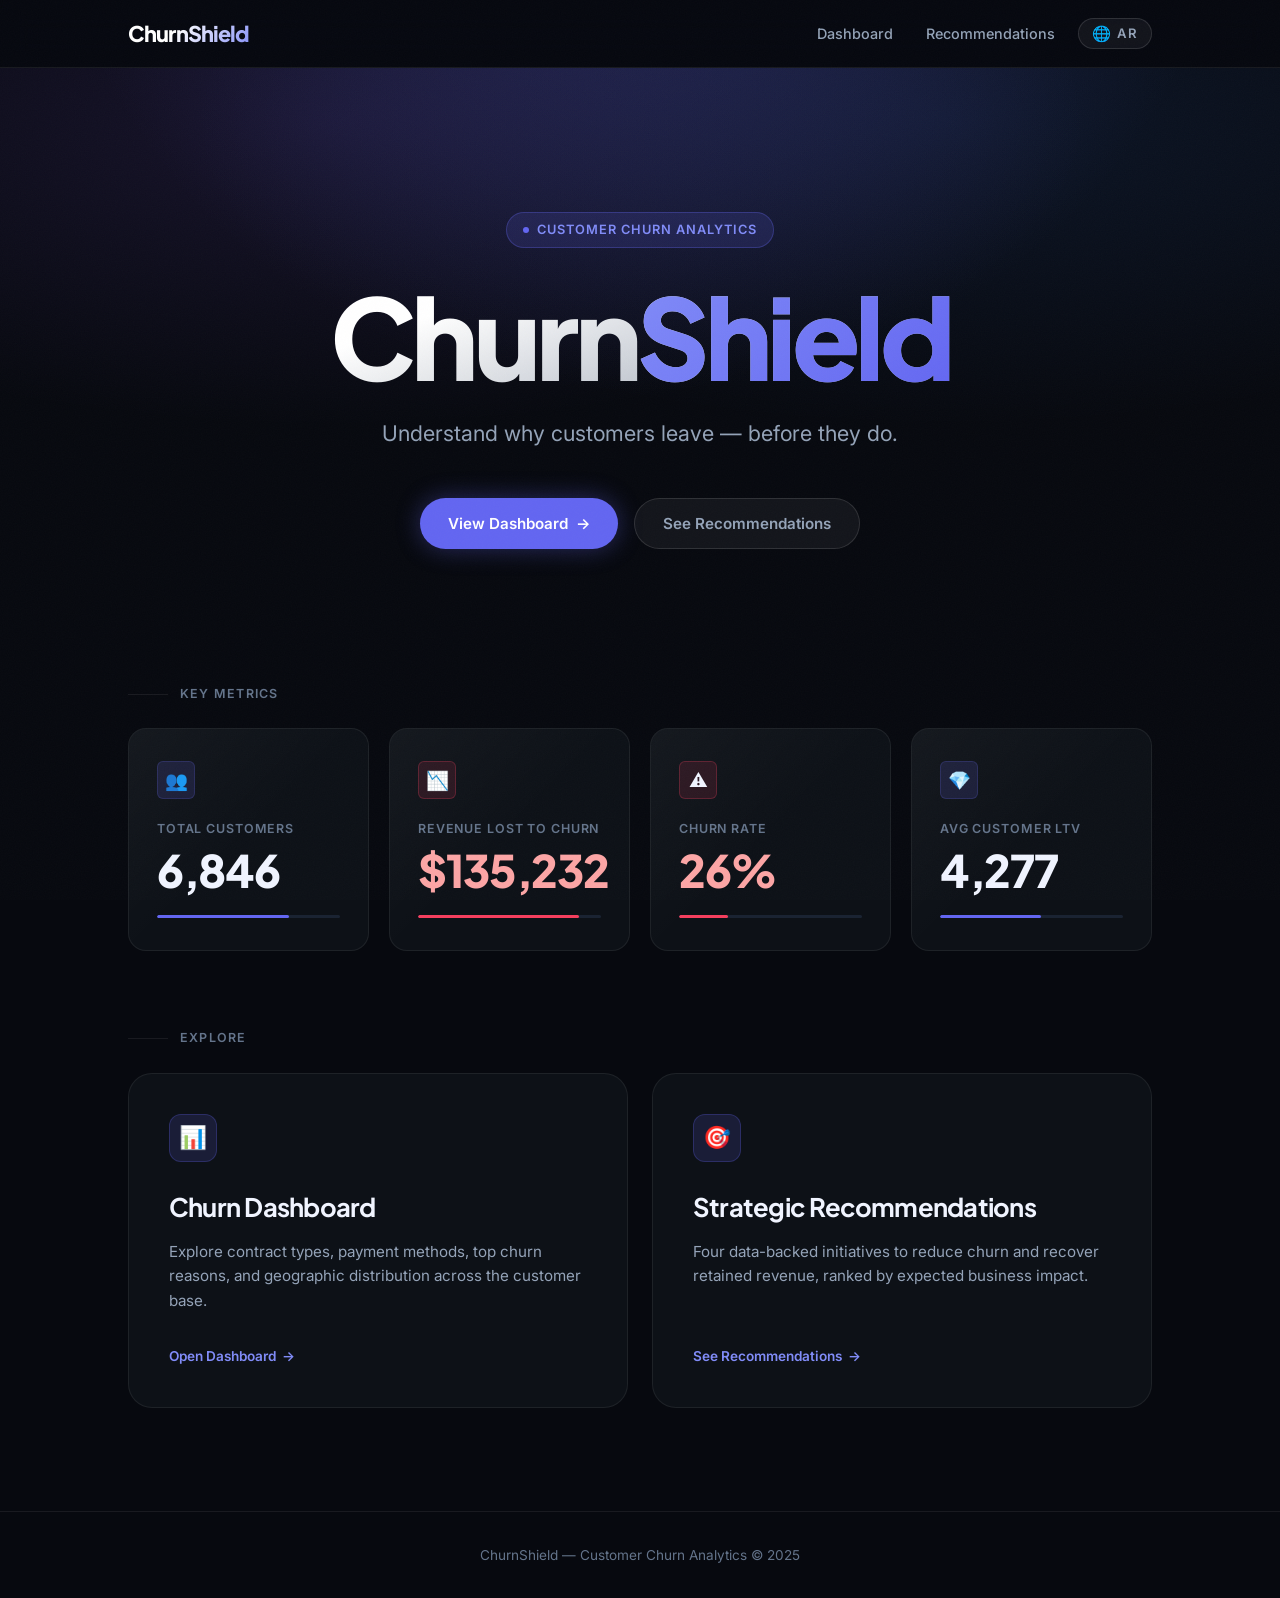
<file: index.html>
<!DOCTYPE html>
<html lang="en" dir="ltr">
<head>
  <meta charset="UTF-8">
  <meta name="viewport" content="width=device-width, initial-scale=1.0">
  <title>ChurnShield — Understand Why Customers Leave</title>
  <meta name="description" content="ChurnShield is a customer-churn analytics product that helps businesses understand and prevent customer loss before it happens.">
  <!-- Prevent flash of wrong direction -->
  <script>(function(){var l=localStorage.getItem('cs-lang')||'en';document.documentElement.dir=l==='ar'?'rtl':'ltr';document.documentElement.lang=l;})();</script>
  <link rel="preconnect" href="https://fonts.googleapis.com">
  <link rel="preconnect" href="https://fonts.gstatic.com" crossorigin>
  <link rel="stylesheet" href="style.css">
</head>
<body>

  <!-- ==================== NAVBAR ==================== -->
  <nav class="navbar" id="main-nav">
    <div class="container navbar__inner">
      <a href="index.html" class="logo">ChurnShield</a>

      <div class="navbar__right">
        <div class="nav-links" id="nav-links">
          <a href="dashboard.html" class="nav-link" data-i18n="nav.dashboard">Dashboard</a>
          <a href="recommendations.html" class="nav-link" data-i18n="nav.recommendations">Recommendations</a>
        </div>

        <button class="lang-btn" id="lang-toggle" aria-label="Switch language">
          <span class="lang-globe">🌐</span>
          <span id="lang-label">AR</span>
        </button>

        <button class="nav-hamburger" id="hamburger" aria-label="Toggle navigation">
          <span></span><span></span><span></span>
        </button>
      </div>
    </div>
  </nav>

  <main>

    <!-- ==================== HERO ==================== -->
    <section class="hero">
      <div class="hero__inner container">
        <div class="hero-eyebrow" data-i18n="hero.eyebrow">Customer Churn Analytics</div>

        <!-- Brand name stays in English/Latin at all times -->
        <h1>Churn<span>Shield</span></h1>

        <p class="hero__tagline" data-i18n="hero.tagline">
          Understand why customers leave&nbsp;— before they do.
        </p>

        <div class="hero-cta-row">
          <a href="dashboard.html" class="btn btn-primary">
            <span data-i18n="hero.cta.primary">View Dashboard</span>
            <span data-i18n="arrow.right">→</span>
          </a>
          <a href="recommendations.html" class="btn btn-ghost" data-i18n="hero.cta.secondary">
            See Recommendations
          </a>
        </div>
      </div>
    </section>

    <!-- ==================== KPIs ==================== -->
    <section class="kpi-section">
      <div class="container">
        <div class="section-label" data-i18n="section.metrics">Key Metrics</div>
        <div class="kpi-grid">

          <div class="kpi-card">
            <div class="kpi-icon">👥</div>
            <div class="kpi-label" data-i18n="kpi.customers">Total Customers</div>
            <div class="kpi-value kpi-animate" data-target="7043" data-final-text="7,043">0</div>
            <div class="kpi-bar"><div class="kpi-bar-fill" data-width="72"></div></div>
          </div>

          <div class="kpi-card danger">
            <div class="kpi-icon">📉</div>
            <div class="kpi-label" data-i18n="kpi.revenue">Revenue Lost to Churn</div>
            <div class="kpi-value kpi-animate" data-target="139130" data-currency="true" data-final-text="$139.13K">$0</div>
            <div class="kpi-bar"><div class="kpi-bar-fill" data-width="88"></div></div>
          </div>

          <div class="kpi-card danger">
            <div class="kpi-icon">⚠️</div>
            <div class="kpi-label" data-i18n="kpi.churnrate">Churn Rate</div>
            <div class="kpi-value kpi-animate" data-target="27" data-suffix="%" data-final-text="27%">0%</div>
            <div class="kpi-bar"><div class="kpi-bar-fill" data-width="27"></div></div>
          </div>

          <div class="kpi-card">
            <div class="kpi-icon">💎</div>
            <div class="kpi-label" data-i18n="kpi.cltv">Avg Customer LTV</div>
            <div class="kpi-value kpi-animate" data-target="4400" data-final-text="4,400">0</div>
            <div class="kpi-bar"><div class="kpi-bar-fill" data-width="55"></div></div>
          </div>

        </div>
      </div>
    </section>

    <!-- ==================== NAV CARDS ==================== -->
    <section class="nav-cards-section">
      <div class="container">
        <div class="section-label" data-i18n="section.explore">Explore</div>
        <div class="nav-card-grid">

          <a href="dashboard.html" class="nav-card">
            <div class="nav-card__icon">📊</div>
            <div class="nav-card__title" data-i18n="navcard.dashboard.title">Churn Dashboard</div>
            <div class="nav-card__desc" data-i18n="navcard.dashboard.desc">
              Explore contract types, payment methods, top churn reasons, and geographic distribution across the customer base.
            </div>
            <div class="nav-card__arrow">
              <span data-i18n="navcard.dashboard.arrow">Open Dashboard</span>
              <span data-i18n="arrow.right">→</span>
            </div>
          </a>

          <a href="recommendations.html" class="nav-card">
            <div class="nav-card__icon">🎯</div>
            <div class="nav-card__title" data-i18n="navcard.recs.title">Strategic Recommendations</div>
            <div class="nav-card__desc" data-i18n="navcard.recs.desc">
              Four data-backed initiatives to reduce churn and recover retained revenue, ranked by expected business impact.
            </div>
            <div class="nav-card__arrow">
              <span data-i18n="navcard.recs.arrow">See Recommendations</span>
              <span data-i18n="arrow.right">→</span>
            </div>
          </a>

        </div>
      </div>
    </section>

  </main>

  <footer class="site-footer">
    <div class="container">
      <p data-i18n="footer.text">ChurnShield &mdash; Customer Churn Analytics &copy; 2025</p>
    </div>
  </footer>

  <script src="translations.js"></script>
  <script src="i18n.js"></script>
  <script src="script.js"></script>
</body>
</html>
</file>
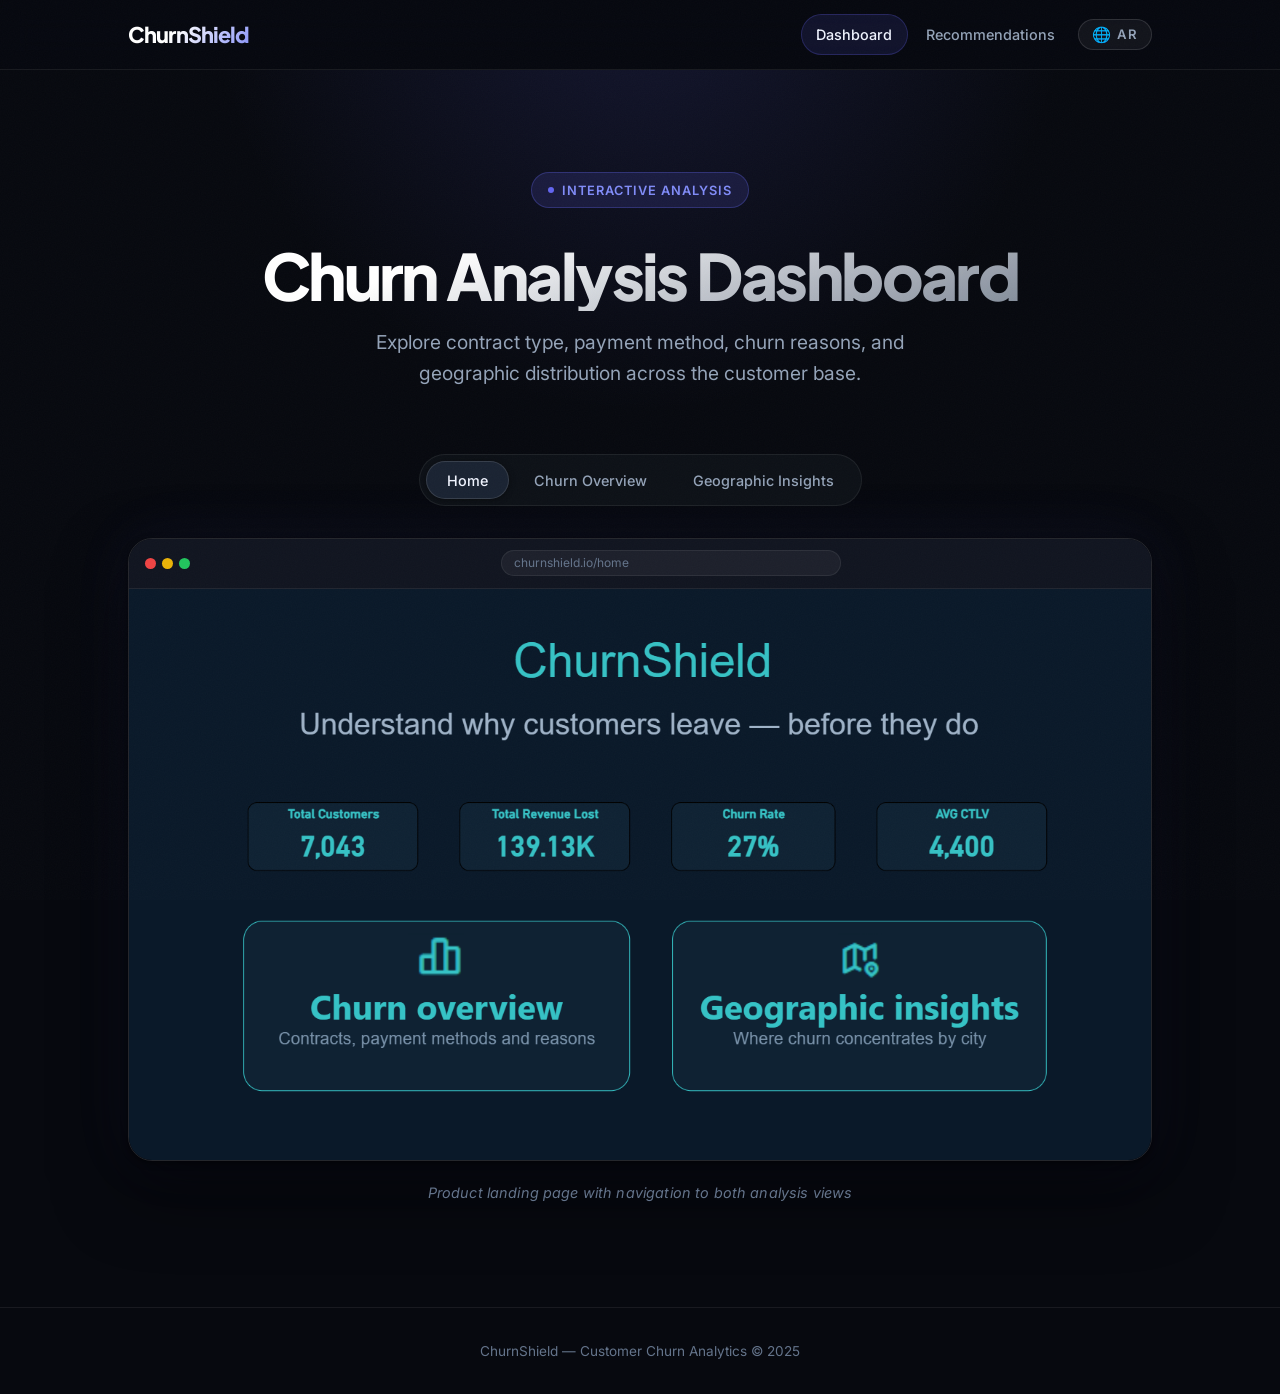
<file: dashboard.html>
<!DOCTYPE html>
<html lang="en" dir="ltr">
<head>
  <meta charset="UTF-8">
  <meta name="viewport" content="width=device-width, initial-scale=1.0">
  <title>Dashboard — ChurnShield</title>
  <meta name="description" content="Interactive churn analysis dashboard: contract type, payment method, churn reasons, and geographic distribution.">
  <!-- Prevent flash of wrong direction -->
  <script>(function(){var l=localStorage.getItem('cs-lang')||'en';document.documentElement.dir=l==='ar'?'rtl':'ltr';document.documentElement.lang=l;})();</script>
  <link rel="preconnect" href="https://fonts.googleapis.com">
  <link rel="preconnect" href="https://fonts.gstatic.com" crossorigin>
  <link rel="stylesheet" href="style.css">
</head>
<body>

  <!-- ==================== NAVBAR ==================== -->
  <nav class="navbar" id="main-nav">
    <div class="container navbar__inner">
      <a href="index.html" class="logo">ChurnShield</a>

      <div class="navbar__right">
        <div class="nav-links" id="nav-links">
          <a href="dashboard.html" class="nav-link" data-i18n="nav.dashboard">Dashboard</a>
          <a href="recommendations.html" class="nav-link" data-i18n="nav.recommendations">Recommendations</a>
        </div>

        <button class="lang-btn" id="lang-toggle" aria-label="Switch language">
          <span class="lang-globe">🌐</span>
          <span id="lang-label">AR</span>
        </button>

        <button class="nav-hamburger" id="hamburger" aria-label="Toggle navigation">
          <span></span><span></span><span></span>
        </button>
      </div>
    </div>
  </nav>

  <main>

    <!-- ==================== PAGE HERO ==================== -->
    <section class="page-hero">
      <div class="container page-hero__inner">
        <div class="hero-eyebrow" data-i18n="page.dash.eyebrow">Interactive Analysis</div>
        <h1 data-i18n="page.dash.title">Churn Analysis Dashboard</h1>
        <p class="page-hero__sub" data-i18n="page.dash.sub">
          Explore contract type, payment method, churn reasons, and geographic distribution across the customer base.
        </p>
      </div>
    </section>

    <!-- ==================== GALLERY ==================== -->
    <section class="gallery-section">
      <div class="container">

        <!-- Tab controls -->
        <div class="tab-row">
          <div class="tab-pill-group">
            <button
              id="tab-home"
              class="tab-btn active"
              data-image="home.png"
              data-caption="Product landing page with navigation to both analysis views"
              data-caption-key="caption.home"
              data-url="churnshield.io/home"
              data-i18n="tab.home">
              Home
            </button>
            <button
              id="tab-churn"
              class="tab-btn"
              data-image="churn_overview.png"
              data-caption="Contract type, payment method, and top churn reasons"
              data-caption-key="caption.churn"
              data-url="churnshield.io/churn-overview"
              data-i18n="tab.churn">
              Churn Overview
            </button>
            <button
              id="tab-geo"
              class="tab-btn"
              data-image="geographic_insights.png"
              data-caption="Churn concentration by city across California"
              data-caption-key="caption.geo"
              data-url="churnshield.io/geographic-insights"
              data-i18n="tab.geo">
              Geographic Insights
            </button>
          </div>
        </div>

        <!-- Browser device frame -->
        <div class="device-frame">
          <div class="device-frame__bar">
            <div class="device-dots">
              <span class="d-red"></span>
              <span class="d-yellow"></span>
              <span class="d-green"></span>
            </div>
            <div class="device-url-bar">
              <span id="url-display">churnshield.io/home</span>
            </div>
          </div>
          <div class="device-frame__screen">
            <div class="gallery-skeleton" id="gallery-skeleton"></div>
            <img
              id="dashboard-image"
              class="gallery-img"
              src="home.png"
              alt="Dashboard view">
          </div>
        </div>

        <p class="gallery-caption" id="dashboard-caption">
          Product landing page with navigation to both analysis views
        </p>

      </div>
    </section>

  </main>

  <footer class="site-footer">
    <div class="container">
      <p data-i18n="footer.text">ChurnShield &mdash; Customer Churn Analytics &copy; 2025</p>
    </div>
  </footer>

  <script src="translations.js"></script>
  <script src="i18n.js"></script>
  <script src="script.js"></script>
</body>
</html>
</file>
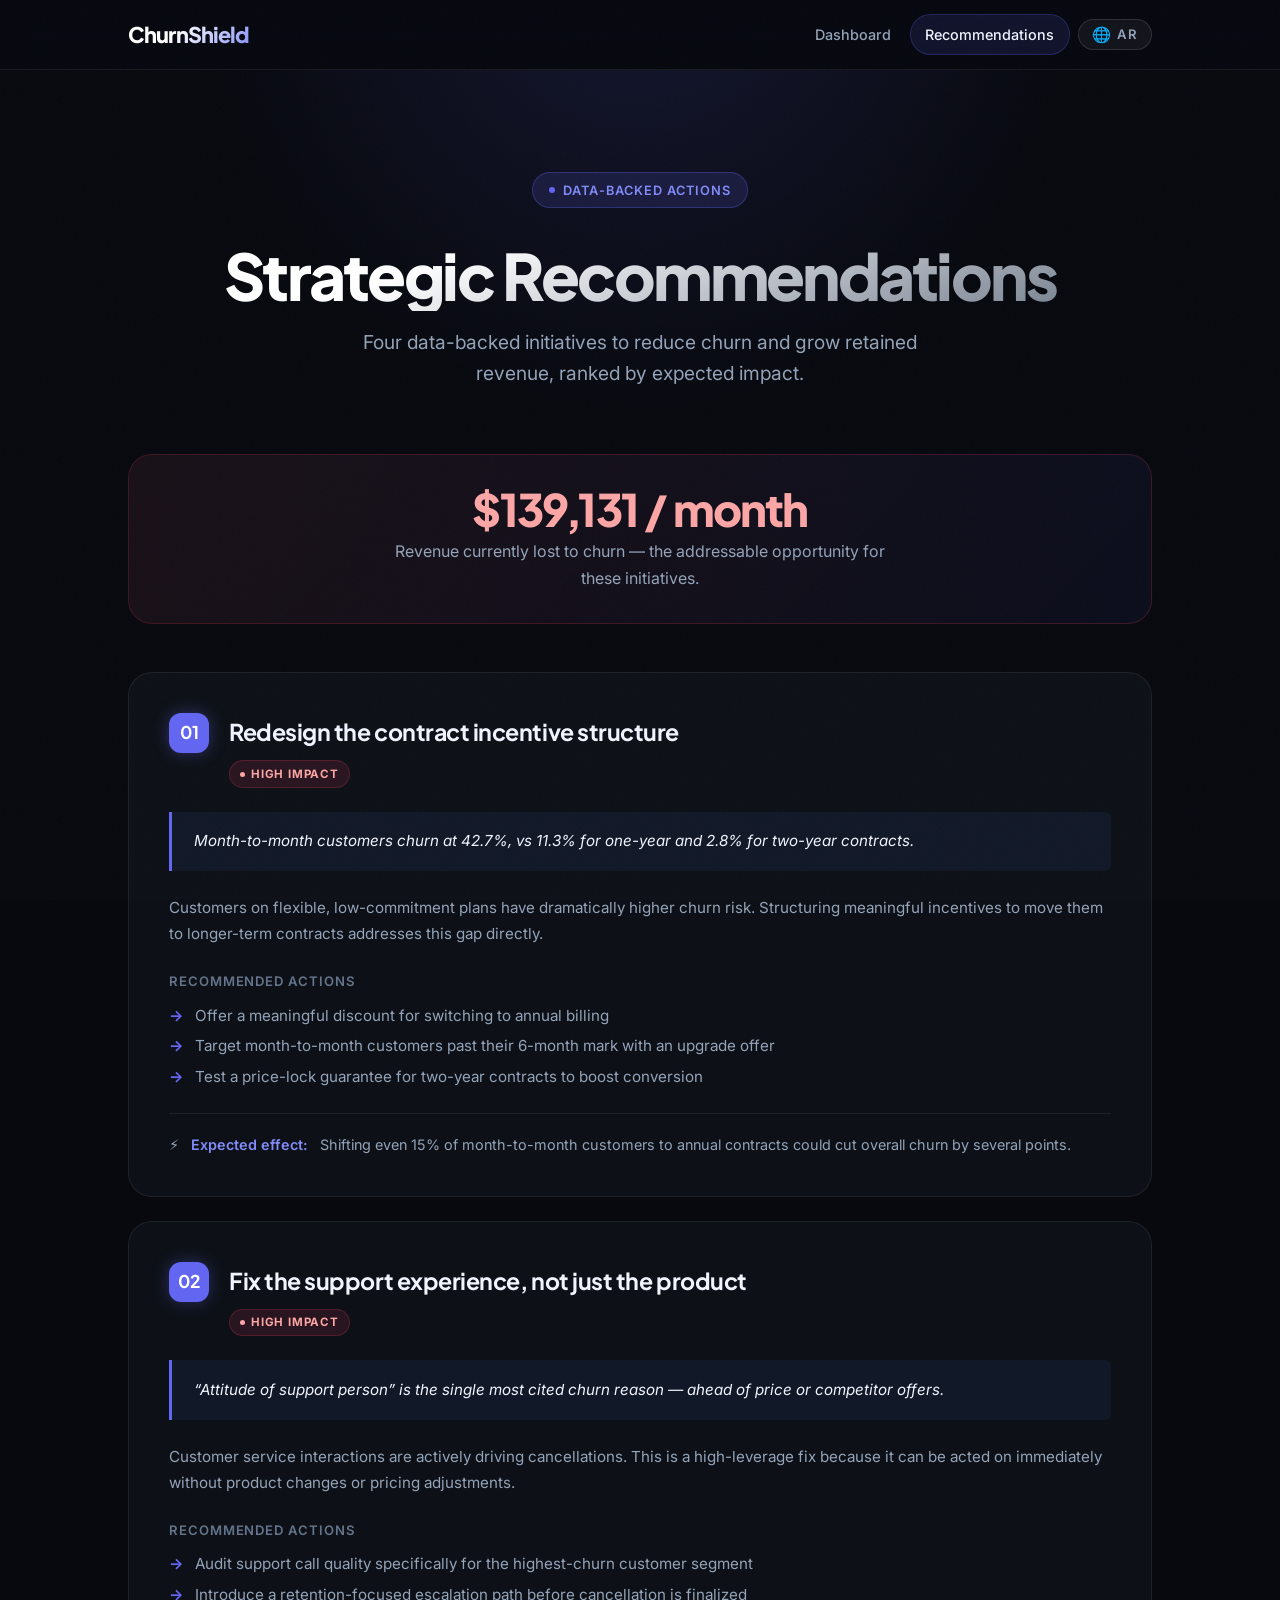
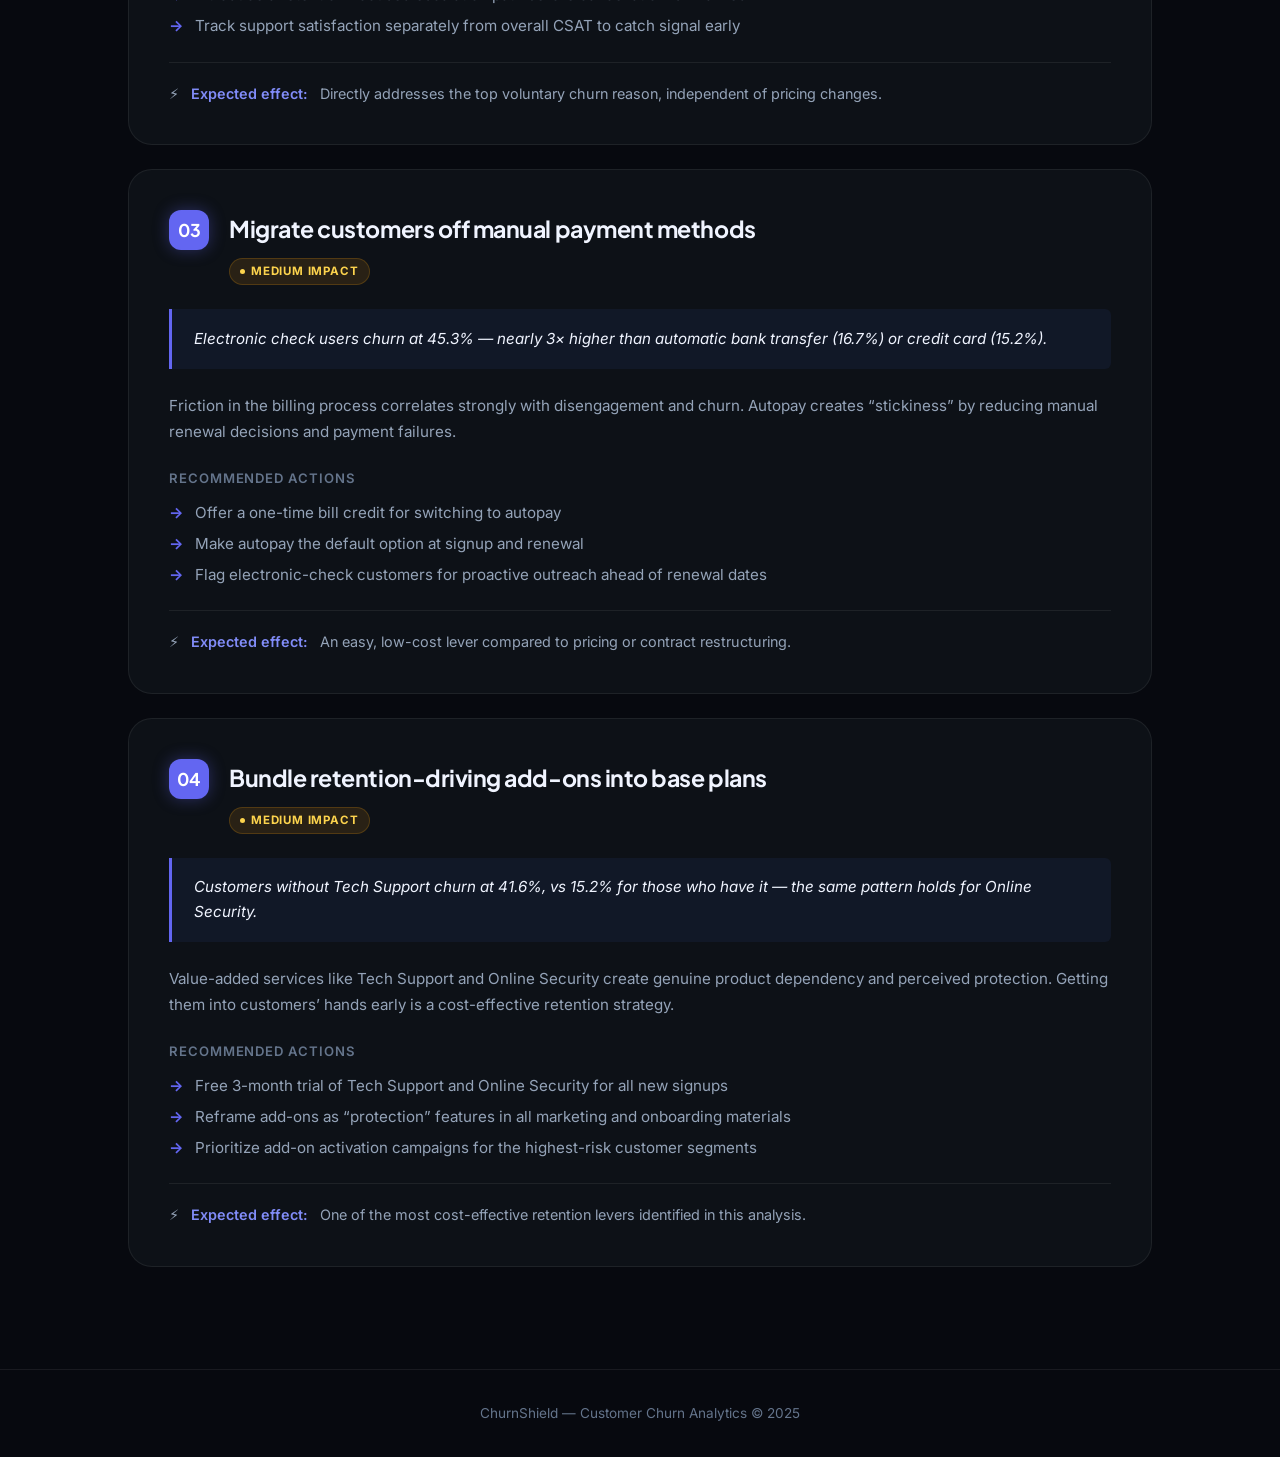
<file: recommendations.html>
<!DOCTYPE html>
<html lang="en" dir="ltr">
<head>
  <meta charset="UTF-8">
  <meta name="viewport" content="width=device-width, initial-scale=1.0">
  <title>Recommendations — ChurnShield</title>
  <meta name="description" content="Four data-backed recommendations to reduce churn and recover retained revenue, ranked by expected impact.">
  <!-- Prevent flash of wrong direction -->
  <script>(function(){var l=localStorage.getItem('cs-lang')||'en';document.documentElement.dir=l==='ar'?'rtl':'ltr';document.documentElement.lang=l;})();</script>
  <link rel="preconnect" href="https://fonts.googleapis.com">
  <link rel="preconnect" href="https://fonts.gstatic.com" crossorigin>
  <link rel="stylesheet" href="style.css">
</head>
<body>

  <!-- ==================== NAVBAR ==================== -->
  <nav class="navbar" id="main-nav">
    <div class="container navbar__inner">
      <a href="index.html" class="logo">ChurnShield</a>

      <div class="navbar__right">
        <div class="nav-links" id="nav-links">
          <a href="dashboard.html" class="nav-link" data-i18n="nav.dashboard">Dashboard</a>
          <a href="recommendations.html" class="nav-link" data-i18n="nav.recommendations">Recommendations</a>
        </div>

        <button class="lang-btn" id="lang-toggle" aria-label="Switch language">
          <span class="lang-globe">🌐</span>
          <span id="lang-label">AR</span>
        </button>

        <button class="nav-hamburger" id="hamburger" aria-label="Toggle navigation">
          <span></span><span></span><span></span>
        </button>
      </div>
    </div>
  </nav>

  <main>

    <!-- ==================== PAGE HERO ==================== -->
    <section class="page-hero">
      <div class="container page-hero__inner">
        <div class="hero-eyebrow" data-i18n="page.recs.eyebrow">Data-Backed Actions</div>
        <h1 data-i18n="page.recs.title">Strategic Recommendations</h1>
        <p class="page-hero__sub" data-i18n="page.recs.sub">
          Four data-backed initiatives to reduce churn and grow retained revenue, ranked by expected impact.
        </p>
      </div>
    </section>

    <!-- ==================== RECOMMENDATIONS ==================== -->
    <section class="rec-section">
      <div class="container">

        <!-- Revenue impact banner -->
        <div class="impact-banner">
          <div class="impact-banner__amount">$139,131 / month</div>
          <p class="impact-banner__label" data-i18n="banner.label">
            Revenue currently lost to churn — the addressable opportunity for these initiatives.
          </p>
        </div>

        <div class="rec-list">

          <!-- ── Rec 01 ── -->
          <div class="rec-card">
            <div class="rec-card__head">
              <div class="rec-num">01</div>
              <div class="rec-card__meta">
                <h2 class="rec-card__title" data-i18n="rec1.title">Redesign the contract incentive structure</h2>
                <span class="impact-pill impact-high" data-i18n="impact.high">High Impact</span>
              </div>
            </div>
            <div class="rec-finding" data-i18n="rec1.finding">
              Month-to-month customers churn at 42.7%, vs 11.3% for one-year and 2.8% for two-year contracts.
            </div>
            <p class="rec-body" data-i18n="rec1.body">
              Customers on flexible, low-commitment plans have dramatically higher churn risk. Structuring meaningful incentives to move them to longer-term contracts addresses this gap directly.
            </p>
            <div>
              <div class="rec-actions-label" data-i18n="actions.label">Recommended Actions</div>
              <ul class="rec-actions-list">
                <li data-i18n="rec1.a1">Offer a meaningful discount for switching to annual billing</li>
                <li data-i18n="rec1.a2">Target month-to-month customers past their 6-month mark with an upgrade offer</li>
                <li data-i18n="rec1.a3">Test a price-lock guarantee for two-year contracts to boost conversion</li>
              </ul>
            </div>
            <div class="rec-effect">
              <strong data-i18n="rec.effect.label">Expected effect:</strong>
              <span data-i18n="rec1.effect">Shifting even 15% of month-to-month customers to annual contracts could cut overall churn by several points.</span>
            </div>
          </div>

          <!-- ── Rec 02 ── -->
          <div class="rec-card">
            <div class="rec-card__head">
              <div class="rec-num">02</div>
              <div class="rec-card__meta">
                <h2 class="rec-card__title" data-i18n="rec2.title">Fix the support experience, not just the product</h2>
                <span class="impact-pill impact-high" data-i18n="impact.high">High Impact</span>
              </div>
            </div>
            <div class="rec-finding" data-i18n="rec2.finding">
              "Attitude of support person" is the single most cited churn reason — ahead of price or competitor offers.
            </div>
            <p class="rec-body" data-i18n="rec2.body">
              Customer service interactions are actively driving cancellations. This is a high-leverage fix because it can be acted on immediately without product changes or pricing adjustments.
            </p>
            <div>
              <div class="rec-actions-label" data-i18n="actions.label">Recommended Actions</div>
              <ul class="rec-actions-list">
                <li data-i18n="rec2.a1">Audit support call quality specifically for the highest-churn customer segment</li>
                <li data-i18n="rec2.a2">Introduce a retention-focused escalation path before cancellation is finalized</li>
                <li data-i18n="rec2.a3">Track support satisfaction separately from overall CSAT to catch signal early</li>
              </ul>
            </div>
            <div class="rec-effect">
              <strong data-i18n="rec.effect.label">Expected effect:</strong>
              <span data-i18n="rec2.effect">Directly addresses the top voluntary churn reason, independent of pricing changes.</span>
            </div>
          </div>

          <!-- ── Rec 03 ── -->
          <div class="rec-card">
            <div class="rec-card__head">
              <div class="rec-num">03</div>
              <div class="rec-card__meta">
                <h2 class="rec-card__title" data-i18n="rec3.title">Migrate customers off manual payment methods</h2>
                <span class="impact-pill impact-medium" data-i18n="impact.medium">Medium Impact</span>
              </div>
            </div>
            <div class="rec-finding" data-i18n="rec3.finding">
              Electronic check users churn at 45.3% — nearly 3&times; higher than automatic bank transfer (16.7%) or credit card (15.2%).
            </div>
            <p class="rec-body" data-i18n="rec3.body">
              Friction in the billing process correlates strongly with disengagement and churn. Autopay creates "stickiness" by reducing manual renewal decisions and payment failures.
            </p>
            <div>
              <div class="rec-actions-label" data-i18n="actions.label">Recommended Actions</div>
              <ul class="rec-actions-list">
                <li data-i18n="rec3.a1">Offer a one-time bill credit for switching to autopay</li>
                <li data-i18n="rec3.a2">Make autopay the default option at signup and renewal</li>
                <li data-i18n="rec3.a3">Flag electronic-check customers for proactive outreach ahead of renewal dates</li>
              </ul>
            </div>
            <div class="rec-effect">
              <strong data-i18n="rec.effect.label">Expected effect:</strong>
              <span data-i18n="rec3.effect">An easy, low-cost lever compared to pricing or contract restructuring.</span>
            </div>
          </div>

          <!-- ── Rec 04 ── -->
          <div class="rec-card">
            <div class="rec-card__head">
              <div class="rec-num">04</div>
              <div class="rec-card__meta">
                <h2 class="rec-card__title" data-i18n="rec4.title">Bundle retention-driving add-ons into base plans</h2>
                <span class="impact-pill impact-medium" data-i18n="impact.medium">Medium Impact</span>
              </div>
            </div>
            <div class="rec-finding" data-i18n="rec4.finding">
              Customers without Tech Support churn at 41.6%, vs 15.2% for those who have it — the same pattern holds for Online Security.
            </div>
            <p class="rec-body" data-i18n="rec4.body">
              Value-added services like Tech Support and Online Security create genuine product dependency and perceived protection. Getting them into customers' hands early is a cost-effective retention strategy.
            </p>
            <div>
              <div class="rec-actions-label" data-i18n="actions.label">Recommended Actions</div>
              <ul class="rec-actions-list">
                <li data-i18n="rec4.a1">Free 3-month trial of Tech Support and Online Security for all new signups</li>
                <li data-i18n="rec4.a2">Reframe add-ons as "protection" features in all marketing and onboarding materials</li>
                <li data-i18n="rec4.a3">Prioritize add-on activation campaigns for the highest-risk customer segments</li>
              </ul>
            </div>
            <div class="rec-effect">
              <strong data-i18n="rec.effect.label">Expected effect:</strong>
              <span data-i18n="rec4.effect">One of the most cost-effective retention levers identified in this analysis.</span>
            </div>
          </div>

        </div>
      </div>
    </section>

  </main>

  <footer class="site-footer">
    <div class="container">
      <p data-i18n="footer.text">ChurnShield &mdash; Customer Churn Analytics &copy; 2025</p>
    </div>
  </footer>

  <script src="translations.js"></script>
  <script src="i18n.js"></script>
  <script src="script.js"></script>
</body>
</html>
</file>
<file: style.css>
@import url('https://fonts.googleapis.com/css2?family=Inter:ital,wght@0,300;0,400;0,500;0,600;1,400&family=Plus+Jakarta+Sans:wght@600;700;800&display=swap');
@import url('https://fonts.googleapis.com/css2?family=Noto+Sans+Arabic:wght@400;500;600;700;800&display=swap');

/* ============================================================
   DESIGN TOKENS
   ============================================================ */
:root {
  /* Backgrounds */
  --page:        #07090f;
  --surface:     #0d1117;
  --surface-2:   #111827;
  --surface-3:   #1a2332;

  /* Borders */
  --border:      rgba(255,255,255,0.07);
  --border-md:   rgba(255,255,255,0.12);
  --border-hi:   rgba(255,255,255,0.20);

  /* Text */
  --fg:          #f0f4ff;
  --fg-2:        #94a3b8;
  --fg-3:        #64748b;

  /* Accent – electric indigo */
  --accent:      #6366f1;
  --accent-2:    #818cf8;
  --accent-dim:  rgba(99,102,241,0.15);
  --accent-glow: rgba(99,102,241,0.35);

  /* Status colours */
  --danger:      #f43f5e;
  --danger-dim:  rgba(244,63,94,0.12);
  --warn:        #f59e0b;
  --warn-dim:    rgba(245,158,11,0.12);
  --ok:          #10b981;

  /* Typography */
  --sans-display: 'Plus Jakarta Sans', system-ui, sans-serif;
  --sans-body:    'Inter', system-ui, sans-serif;

  /* Geometry */
  --r-sm:  6px;
  --r-md:  12px;
  --r-lg:  18px;
  --r-xl:  24px;
  --r-pill: 9999px;

  /* Elevation shadows */
  --shadow-card: 0 1px 3px rgba(0,0,0,0.4), 0 8px 32px rgba(0,0,0,0.3);
  --shadow-lift: 0 4px 12px rgba(0,0,0,0.4), 0 20px 60px rgba(0,0,0,0.4), 0 0 40px var(--accent-glow);
  --shadow-glow: 0 0 20px var(--accent-glow);

  /* Motion */
  --ease-out: cubic-bezier(0.25, 1, 0.5, 1);
  --ease-spring: cubic-bezier(0.34, 1.56, 0.64, 1);
  --dur: 240ms;
}

/* ============================================================
   RESET + BASE
   ============================================================ */
*, *::before, *::after { box-sizing: border-box; margin: 0; padding: 0; }

html { scroll-behavior: smooth; }

body {
  font-family: var(--sans-body);
  background: var(--page);
  color: var(--fg);
  line-height: 1.65;
  overflow-x: hidden;
  -webkit-font-smoothing: antialiased;
  -moz-osx-font-smoothing: grayscale;
}

a { text-decoration: none; color: inherit; }

img { display: block; max-width: 100%; }

/* ============================================================
   LAYOUT
   ============================================================ */
.container {
  width: 100%;
  max-width: 1120px;
  margin-inline: auto;
  padding-inline: clamp(1.25rem, 5vw, 3rem);
}

/* ============================================================
   GLOBAL NOISE / GRAIN TEXTURE OVERLAY
   ============================================================ */
body::after {
  content: '';
  position: fixed;
  inset: 0;
  z-index: 9999;
  pointer-events: none;
  opacity: 0.025;
  background-image: url("data:image/svg+xml,%3Csvg viewBox='0 0 200 200' xmlns='http://www.w3.org/2000/svg'%3E%3Cfilter id='n'%3E%3CfeTurbulence type='fractalNoise' baseFrequency='0.75' numOctaves='4' stitchTiles='stitch'/%3E%3C/filter%3E%3Crect width='100%25' height='100%25' filter='url(%23n)'/%3E%3C/svg%3E");
  background-size: 180px;
}

/* ============================================================
   NAVIGATION
   ============================================================ */
.navbar {
  position: sticky;
  top: 0;
  z-index: 500;
  padding-block: 0.9rem;
  background: rgba(7, 9, 15, 0.75);
  backdrop-filter: blur(16px) saturate(180%);
  -webkit-backdrop-filter: blur(16px) saturate(180%);
  border-bottom: 1px solid var(--border);
  transition: box-shadow var(--dur) var(--ease-out);
}

.navbar.scrolled {
  box-shadow: 0 2px 24px rgba(0,0,0,0.5);
}

.navbar__inner {
  display: flex;
  align-items: center;
  justify-content: space-between;
}

.logo {
  font-family: var(--sans-display);
  font-size: 1.35rem;
  font-weight: 800;
  letter-spacing: -0.04em;
  background: linear-gradient(130deg, #fff 40%, var(--accent-2));
  -webkit-background-clip: text;
  -webkit-text-fill-color: transparent;
  background-clip: text;
}

.nav-links {
  display: flex;
  align-items: center;
  gap: 0.25rem;
}

.nav-link {
  font-size: 0.9rem;
  font-weight: 500;
  color: var(--fg-2);
  padding: 0.45rem 0.9rem;
  border-radius: var(--r-pill);
  transition: color var(--dur) var(--ease-out), background var(--dur) var(--ease-out);
}

.nav-link:hover { color: var(--fg); background: rgba(255,255,255,0.06); }

.nav-link.active {
  color: var(--fg);
  background: rgba(99,102,241,0.12);
  border: 1px solid rgba(99,102,241,0.25);
}

/* Right-side nav group */
.navbar__right {
  display: flex;
  align-items: center;
  gap: 0.5rem;
}

/* Language toggle button */
.lang-btn {
  display: inline-flex;
  align-items: center;
  gap: 0.35rem;
  padding: 0.4rem 0.85rem;
  font-size: 0.82rem;
  font-weight: 600;
  letter-spacing: 0.04em;
  color: var(--fg-2);
  background: rgba(255,255,255,0.05);
  border: 1px solid var(--border-md);
  border-radius: var(--r-pill);
  cursor: pointer;
  font-family: var(--sans-body);
  transition: all var(--dur) var(--ease-out);
  white-space: nowrap;
}

.lang-btn:hover {
  color: var(--fg);
  background: rgba(255,255,255,0.09);
  border-color: var(--border-hi);
}

.lang-btn .lang-globe {
  font-size: 0.95rem;
  line-height: 1;
}

/* Mobile hamburger */
.nav-hamburger {
  display: none;
  flex-direction: column;
  gap: 5px;
  cursor: pointer;
  padding: 4px;
  border: none;
  background: none;
}

.nav-hamburger span {
  width: 24px;
  height: 2px;
  background: var(--fg-2);
  border-radius: 2px;
  transition: var(--dur) var(--ease-out);
}

/* ============================================================
   HERO
   ============================================================ */
.hero {
  position: relative;
  padding: clamp(5rem, 12vw, 9rem) 0 clamp(4rem, 8vw, 7rem);
  text-align: center;
  overflow: hidden;
}

/* Multi-layered radial glow */
.hero::before {
  content: '';
  position: absolute;
  top: -40%;
  left: 50%;
  translate: -50% 0;
  width: 120vw;
  height: 80vh;
  background:
    radial-gradient(ellipse at 50% 0%, rgba(99,102,241,0.25) 0%, transparent 55%),
    radial-gradient(ellipse at 30% 40%, rgba(139,92,246,0.12) 0%, transparent 50%),
    radial-gradient(ellipse at 70% 40%, rgba(59,130,246,0.10) 0%, transparent 50%);
  pointer-events: none;
  z-index: 0;
}

.hero__inner {
  position: relative;
  z-index: 1;
}

.hero-eyebrow {
  display: inline-flex;
  align-items: center;
  gap: 0.5rem;
  padding: 0.4rem 1rem;
  background: var(--accent-dim);
  border: 1px solid rgba(99,102,241,0.3);
  border-radius: var(--r-pill);
  font-size: 0.8rem;
  font-weight: 600;
  letter-spacing: 0.08em;
  text-transform: uppercase;
  color: var(--accent-2);
  margin-bottom: 2rem;
}

.hero-eyebrow::before {
  content: '';
  width: 6px;
  height: 6px;
  background: var(--accent);
  border-radius: 50%;
  animation: pulse-dot 2s ease infinite;
}

@keyframes pulse-dot {
  0%, 100% { opacity: 1; transform: scale(1); }
  50%       { opacity: 0.5; transform: scale(0.6); }
}

.hero h1 {
  font-family: var(--sans-display);
  font-size: clamp(3.5rem, 9vw, 7rem);
  font-weight: 800;
  line-height: 1.0;
  letter-spacing: -0.04em;
  margin-bottom: 1.5rem;
  background: linear-gradient(160deg, #fff 30%, rgba(148,163,184,0.8));
  -webkit-background-clip: text;
  -webkit-text-fill-color: transparent;
  background-clip: text;
}

.hero h1 span {
  background: linear-gradient(135deg, var(--accent-2), var(--accent));
  -webkit-background-clip: text;
  -webkit-text-fill-color: transparent;
  background-clip: text;
}

.hero__tagline {
  font-size: clamp(1.1rem, 2.5vw, 1.35rem);
  color: var(--fg-2);
  max-width: 520px;
  margin-inline: auto;
  margin-bottom: 3rem;
  line-height: 1.6;
}

.hero-cta-row {
  display: flex;
  gap: 1rem;
  justify-content: center;
  flex-wrap: wrap;
}

/* Buttons */
.btn {
  display: inline-flex;
  align-items: center;
  gap: 0.5rem;
  padding: 0.75rem 1.75rem;
  font-size: 0.95rem;
  font-weight: 600;
  border-radius: var(--r-pill);
  transition: all var(--dur) var(--ease-out);
  cursor: pointer;
  border: none;
  font-family: var(--sans-body);
}

.btn-primary {
  background: var(--accent);
  color: #fff;
  box-shadow: 0 0 24px var(--accent-glow);
}

.btn-primary:hover {
  background: var(--accent-2);
  transform: translateY(-2px);
  box-shadow: 0 6px 30px var(--accent-glow);
}

.btn-ghost {
  background: rgba(255,255,255,0.05);
  color: var(--fg-2);
  border: 1px solid var(--border-md);
}

.btn-ghost:hover {
  background: rgba(255,255,255,0.09);
  color: var(--fg);
  transform: translateY(-2px);
  border-color: var(--border-hi);
}

/* ============================================================
   KPI METRICS
   ============================================================ */
.kpi-section {
  padding: clamp(1rem, 3vw, 2rem) 0 clamp(3rem, 6vw, 5rem);
}

.kpi-grid {
  display: grid;
  grid-template-columns: repeat(auto-fit, minmax(230px, 1fr));
  gap: 1.25rem;
}

.kpi-card {
  background: var(--surface);
  border: 1px solid var(--border);
  border-radius: var(--r-lg);
  padding: 2rem 1.75rem;
  position: relative;
  overflow: hidden;
  transition: transform var(--dur) var(--ease-out), border-color var(--dur) var(--ease-out), box-shadow var(--dur) var(--ease-out);
}

.kpi-card::before {
  content: '';
  position: absolute;
  inset: 0;
  background: linear-gradient(135deg, rgba(255,255,255,0.03) 0%, transparent 50%);
  pointer-events: none;
}

.kpi-card:hover {
  transform: translateY(-3px);
  border-color: var(--border-md);
  box-shadow: var(--shadow-card);
}

.kpi-icon {
  width: 38px;
  height: 38px;
  border-radius: var(--r-sm);
  background: var(--accent-dim);
  border: 1px solid rgba(99,102,241,0.2);
  display: flex;
  align-items: center;
  justify-content: center;
  font-size: 1.15rem;
  margin-bottom: 1.25rem;
}

.kpi-card.danger .kpi-icon {
  background: var(--danger-dim);
  border-color: rgba(244,63,94,0.25);
}

.kpi-label {
  font-size: 0.78rem;
  font-weight: 600;
  letter-spacing: 0.07em;
  text-transform: uppercase;
  color: var(--fg-3);
  margin-bottom: 0.5rem;
}

.kpi-value {
  font-family: var(--sans-display);
  font-size: clamp(2.2rem, 4vw, 2.8rem);
  font-weight: 800;
  line-height: 1;
  letter-spacing: -0.03em;
  color: var(--fg);
}

.kpi-card.danger .kpi-value { color: #fca5a5; }

.kpi-bar {
  margin-top: 1.25rem;
  height: 3px;
  background: var(--surface-3);
  border-radius: 2px;
  overflow: hidden;
}

.kpi-bar-fill {
  height: 100%;
  border-radius: 2px;
  background: var(--accent);
  transition: width 1.2s var(--ease-out);
  width: 0;
}

.kpi-card.danger .kpi-bar-fill { background: var(--danger); }

/* ============================================================
   SECTION LABEL
   ============================================================ */
.section-label {
  display: flex;
  align-items: center;
  gap: 0.75rem;
  font-size: 0.78rem;
  font-weight: 600;
  letter-spacing: 0.1em;
  text-transform: uppercase;
  color: var(--fg-3);
  margin-bottom: 1.5rem;
}

.section-label::before {
  content: '';
  flex: 1;
  height: 1px;
  background: var(--border);
  max-width: 40px;
}

/* ============================================================
   HOME NAV CARDS
   ============================================================ */
.nav-cards-section {
  padding-bottom: clamp(4rem, 8vw, 7rem);
}

.nav-card-grid {
  display: grid;
  grid-template-columns: 1fr 1fr;
  gap: 1.5rem;
}

.nav-card {
  position: relative;
  display: flex;
  flex-direction: column;
  gap: 0;
  background: var(--surface);
  border: 1px solid var(--border);
  border-radius: var(--r-xl);
  padding: 2.5rem;
  overflow: hidden;
  transition: transform var(--dur) var(--ease-spring), border-color var(--dur) var(--ease-out), box-shadow var(--dur) var(--ease-out);
  cursor: pointer;
}

.nav-card::after {
  content: '';
  position: absolute;
  inset: 0;
  background: radial-gradient(ellipse at top left, rgba(99,102,241,0.08), transparent 60%);
  opacity: 0;
  transition: opacity var(--dur) var(--ease-out);
  pointer-events: none;
}

.nav-card:hover {
  transform: translateY(-5px);
  border-color: rgba(99,102,241,0.3);
  box-shadow: var(--shadow-lift);
}

.nav-card:hover::after { opacity: 1; }

.nav-card__icon {
  width: 48px;
  height: 48px;
  border-radius: var(--r-md);
  background: var(--accent-dim);
  border: 1px solid rgba(99,102,241,0.25);
  display: flex;
  align-items: center;
  justify-content: center;
  font-size: 1.4rem;
  margin-bottom: 1.5rem;
  transition: transform var(--dur) var(--ease-spring);
}

.nav-card:hover .nav-card__icon { transform: scale(1.1); }

.nav-card__title {
  font-family: var(--sans-display);
  font-size: 1.6rem;
  font-weight: 700;
  letter-spacing: -0.03em;
  color: var(--fg);
  margin-bottom: 0.75rem;
}

.nav-card__desc {
  font-size: 0.95rem;
  color: var(--fg-2);
  line-height: 1.6;
  flex: 1;
}

.nav-card__arrow {
  display: inline-flex;
  align-items: center;
  gap: 0.4rem;
  margin-top: 2rem;
  font-size: 0.85rem;
  font-weight: 600;
  color: var(--accent-2);
  transition: gap var(--dur) var(--ease-out);
}

.nav-card:hover .nav-card__arrow { gap: 0.75rem; }

/* ============================================================
   PAGE HEADER
   ============================================================ */
.page-hero {
  position: relative;
  padding: clamp(4rem, 8vw, 7rem) 0 clamp(2.5rem, 5vw, 4rem);
  text-align: center;
  overflow: hidden;
}

.page-hero::before {
  content: '';
  position: absolute;
  top: -30%;
  left: 50%;
  translate: -50% 0;
  width: 80vw;
  height: 60vh;
  background: radial-gradient(ellipse at 50% 0%, rgba(99,102,241,0.15) 0%, transparent 60%);
  pointer-events: none;
}

.page-hero__inner { position: relative; z-index: 1; }

.page-hero h1 {
  font-family: var(--sans-display);
  font-size: clamp(2.5rem, 6vw, 4rem);
  font-weight: 800;
  letter-spacing: -0.04em;
  line-height: 1.1;
  margin-bottom: 1rem;
  background: linear-gradient(160deg, #fff 30%, rgba(148,163,184,0.7));
  -webkit-background-clip: text;
  -webkit-text-fill-color: transparent;
  background-clip: text;
}

.page-hero__sub {
  font-size: clamp(1rem, 2vw, 1.2rem);
  color: var(--fg-2);
  max-width: 580px;
  margin-inline: auto;
}

/* ============================================================
   DASHBOARD GALLERY
   ============================================================ */
.gallery-section {
  padding-bottom: clamp(4rem, 8vw, 7rem);
}

.tab-row {
  display: flex;
  justify-content: center;
  margin-bottom: 2rem;
}

.tab-pill-group {
  display: inline-flex;
  gap: 0.25rem;
  background: var(--surface);
  border: 1px solid var(--border);
  border-radius: var(--r-pill);
  padding: 0.375rem;
}

.tab-btn {
  padding: 0.6rem 1.25rem;
  font-size: 0.9rem;
  font-weight: 500;
  color: var(--fg-2);
  background: transparent;
  border: 1px solid transparent;
  border-radius: var(--r-pill);
  cursor: pointer;
  font-family: var(--sans-body);
  transition: all var(--dur) var(--ease-out);
  white-space: nowrap;
}

.tab-btn:hover { color: var(--fg); background: rgba(255,255,255,0.05); }

.tab-btn.active {
  background: var(--surface-3);
  color: var(--fg);
  border-color: var(--border-md);
  box-shadow: 0 1px 6px rgba(0,0,0,0.4);
}

/* Browser frame */
.device-frame {
  border-radius: var(--r-xl);
  overflow: hidden;
  border: 1px solid var(--border-md);
  box-shadow:
    0 2px 6px rgba(0,0,0,0.5),
    0 30px 70px rgba(0,0,0,0.5),
    0 0 60px rgba(99,102,241,0.08);
}

.device-frame__bar {
  background: #111520;
  border-bottom: 1px solid var(--border);
  padding: 0.7rem 1rem;
  display: flex;
  align-items: center;
  gap: 1rem;
}

.device-dots {
  display: flex;
  gap: 6px;
}

.device-dots span {
  width: 11px;
  height: 11px;
  border-radius: 50%;
}

.device-dots .d-red    { background: #ef4444; }
.device-dots .d-yellow { background: #eab308; }
.device-dots .d-green  { background: #22c55e; }

.device-url-bar {
  flex: 1;
  max-width: 340px;
  height: 26px;
  background: rgba(255,255,255,0.05);
  border: 1px solid var(--border);
  border-radius: var(--r-pill);
  margin-inline: auto;
  display: flex;
  align-items: center;
  padding: 0 0.75rem;
  gap: 0.4rem;
}

.device-url-bar span {
  font-size: 0.75rem;
  color: var(--fg-3);
  font-family: var(--sans-body);
  overflow: hidden;
  white-space: nowrap;
  text-overflow: ellipsis;
}

.device-frame__screen {
  position: relative;
  background: var(--page);
  min-height: 420px;
}

.gallery-img {
  width: 100%;
  display: block;
  opacity: 0;
  transition: opacity 0.35s var(--ease-out);
  position: relative;
  z-index: 2;
}

.gallery-img.loaded { opacity: 1; }

.gallery-skeleton {
  position: absolute;
  inset: 0;
  z-index: 1;
  background: linear-gradient(
    90deg,
    rgba(255,255,255,0.02) 25%,
    rgba(255,255,255,0.05) 50%,
    rgba(255,255,255,0.02) 75%
  );
  background-size: 200% 100%;
  animation: shimmer 1.8s linear infinite;
}

@keyframes shimmer {
  from { background-position: 200% 0; }
  to   { background-position: -200% 0; }
}

.gallery-caption {
  text-align: center;
  margin-top: 1.25rem;
  font-size: 0.9rem;
  color: var(--fg-3);
  font-style: italic;
  letter-spacing: 0.01em;
}

/* ============================================================
   RECOMMENDATIONS
   ============================================================ */
.rec-section {
  padding-bottom: clamp(4rem, 8vw, 7rem);
}

.impact-banner {
  position: relative;
  overflow: hidden;
  border-radius: var(--r-xl);
  border: 1px solid rgba(244,63,94,0.2);
  padding: 2rem 2.5rem;
  margin-bottom: 3rem;
  background: linear-gradient(90deg, rgba(244,63,94,0.06) 0%, rgba(99,102,241,0.06) 100%);
  text-align: center;
}

.impact-banner::before {
  content: '';
  position: absolute;
  inset: 0;
  background: linear-gradient(135deg, rgba(255,255,255,0.02), transparent);
  pointer-events: none;
}

.impact-banner__amount {
  font-family: var(--sans-display);
  font-size: clamp(2rem, 5vw, 2.8rem);
  font-weight: 800;
  letter-spacing: -0.04em;
  color: #fca5a5;
  line-height: 1;
  margin-bottom: 0.4rem;
}

.impact-banner__label {
  font-size: 1rem;
  color: var(--fg-2);
  max-width: 500px;
  margin-inline: auto;
}

.rec-list {
  display: flex;
  flex-direction: column;
  gap: 1.5rem;
}

.rec-card {
  background: var(--surface);
  border: 1px solid var(--border);
  border-radius: var(--r-xl);
  padding: 2.5rem;
  transition: border-color var(--dur) var(--ease-out), box-shadow var(--dur) var(--ease-out);
  display: grid;
  gap: 1.5rem;
}

.rec-card:hover {
  border-color: var(--border-md);
  box-shadow: 0 4px 24px rgba(0,0,0,0.3);
}

.rec-card__head {
  display: flex;
  align-items: flex-start;
  gap: 1.25rem;
  flex-wrap: wrap;
}

.rec-num {
  flex-shrink: 0;
  width: 2.5rem;
  height: 2.5rem;
  background: var(--accent);
  border-radius: var(--r-md);
  display: flex;
  align-items: center;
  justify-content: center;
  font-family: var(--sans-display);
  font-weight: 700;
  font-size: 1.1rem;
  color: #fff;
  box-shadow: 0 0 16px var(--accent-glow);
}

.rec-card__meta { flex: 1; }

.rec-card__title {
  font-family: var(--sans-display);
  font-size: clamp(1.2rem, 2.5vw, 1.45rem);
  font-weight: 700;
  letter-spacing: -0.02em;
  color: var(--fg);
  margin-bottom: 0.4rem;
}

.impact-pill {
  display: inline-flex;
  align-items: center;
  gap: 0.35rem;
  font-size: 0.72rem;
  font-weight: 700;
  letter-spacing: 0.07em;
  text-transform: uppercase;
  padding: 0.2rem 0.65rem;
  border-radius: var(--r-pill);
}

.impact-pill::before {
  content: '';
  width: 5px;
  height: 5px;
  border-radius: 50%;
  background: currentColor;
}

.impact-high {
  background: var(--danger-dim);
  color: #fca5a5;
  border: 1px solid rgba(244,63,94,0.2);
}

.impact-medium {
  background: var(--warn-dim);
  color: #fcd34d;
  border: 1px solid rgba(245,158,11,0.2);
}

.rec-finding {
  background: var(--surface-2);
  border-left: 3px solid var(--accent);
  border-radius: 0 var(--r-sm) var(--r-sm) 0;
  padding: 1.1rem 1.4rem;
  font-size: 0.95rem;
  font-style: italic;
  color: var(--fg);
  line-height: 1.6;
}

.rec-body {
  font-size: 0.95rem;
  color: var(--fg-2);
  line-height: 1.7;
}

.rec-actions-label {
  font-size: 0.82rem;
  font-weight: 600;
  letter-spacing: 0.07em;
  text-transform: uppercase;
  color: var(--fg-3);
  margin-bottom: 0.75rem;
}

.rec-actions-list {
  list-style: none;
  display: flex;
  flex-direction: column;
  gap: 0.5rem;
}

.rec-actions-list li {
  display: flex;
  gap: 0.75rem;
  color: var(--fg-2);
  font-size: 0.95rem;
  line-height: 1.5;
}

.rec-actions-list li::before {
  content: '→';
  color: var(--accent);
  flex-shrink: 0;
  font-weight: 700;
}

.rec-effect {
  display: flex;
  align-items: flex-start;
  gap: 0.75rem;
  padding-top: 1.25rem;
  border-top: 1px solid var(--border);
  font-size: 0.9rem;
  color: var(--fg-2);
  line-height: 1.5;
}

.rec-effect::before {
  content: '⚡';
  flex-shrink: 0;
}

.rec-effect strong { color: var(--accent-2); font-weight: 600; }

/* ============================================================
   FOOTER
   ============================================================ */
.site-footer {
  border-top: 1px solid var(--border);
  padding: 2rem 0;
  text-align: center;
}

.site-footer p {
  font-size: 0.85rem;
  color: var(--fg-3);
}

/* ============================================================
   RESPONSIVE
   ============================================================ */
@media (max-width: 900px) {
  .nav-card-grid { grid-template-columns: 1fr; }
}

@media (max-width: 640px) {
  .hero h1 { font-size: 3rem; }
  .kpi-grid { grid-template-columns: 1fr 1fr; }
  .tab-pill-group { flex-direction: column; border-radius: var(--r-lg); width: 100%; }
  .tab-btn { border-radius: var(--r-md); text-align: center; }
  .nav-hamburger { display: flex; }
  .nav-links {
    display: none;
    position: absolute;
    top: 100%;
    left: 0;
    right: 0;
    background: var(--surface);
    border-bottom: 1px solid var(--border);
    flex-direction: column;
    padding: 1rem;
    gap: 0;
  }
  .nav-links.open { display: flex; }
  .nav-link { padding: 0.75rem 1rem; border-radius: var(--r-md); }
  .rec-card { padding: 1.75rem; }
  .impact-banner { padding: 1.5rem; }
}

@media (max-width: 480px) {
  .kpi-grid { grid-template-columns: 1fr; }
  .hero-cta-row { flex-direction: column; align-items: center; }
  .btn { width: 100%; justify-content: center; max-width: 280px; }
}

/* ============================================================
   RTL / ARABIC OVERRIDES
   ============================================================ */

/* Switch body & heading font to Noto Sans Arabic for better rendering */
[dir="rtl"] body {
  font-family: 'Noto Sans Arabic', var(--sans-body);
}

[dir="rtl"] h1,
[dir="rtl"] h2,
[dir="rtl"] h3,
[dir="rtl"] h4 {
  font-family: 'Noto Sans Arabic', var(--sans-display);
  letter-spacing: 0;
}

/* Logo always stays in the Latin display font regardless of direction */
[dir="rtl"] .logo {
  font-family: var(--sans-display);
  letter-spacing: -0.04em;
}

/* Hero h1 brand name is always LTR latin script */
[dir="rtl"] .hero h1 {
  font-family: var(--sans-display);
  direction: ltr;
  unicode-bidi: isolate;
}

/* Eyebrow pill — dot stays on the right (trailing) in RTL */
[dir="rtl"] .hero-eyebrow::before {
  order: 1;
  margin-right: 0;
  margin-left: 0.4rem;
}

/* Rec finding callout: border flips to the right side */
[dir="rtl"] .rec-finding {
  border-left: none;
  border-right: 3px solid var(--accent);
  border-radius: var(--r-sm) 0 0 var(--r-sm);
  padding-left: 0;
  padding-right: 1.4rem;
}

/* Action list bullet arrows flip to point left */
[dir="rtl"] .rec-actions-list li::before {
  content: '←';
}

/* Numbers and currency values stay LTR */
.kpi-value,
.impact-banner__amount {
  direction: ltr;
  unicode-bidi: isolate;
  display: inline-block;
}

/* Device URL bar text always LTR */
.device-url-bar span {
  direction: ltr;
  unicode-bidi: embed;
}

/* Tab pill group in RTL: items flow right-to-left naturally,
   keep pill group itself horizontal */
[dir="rtl"] .tab-pill-group {
  flex-direction: row-reverse;
}

@media (max-width: 640px) {
  [dir="rtl"] .tab-pill-group {
    flex-direction: column;
  }
}
</file>
